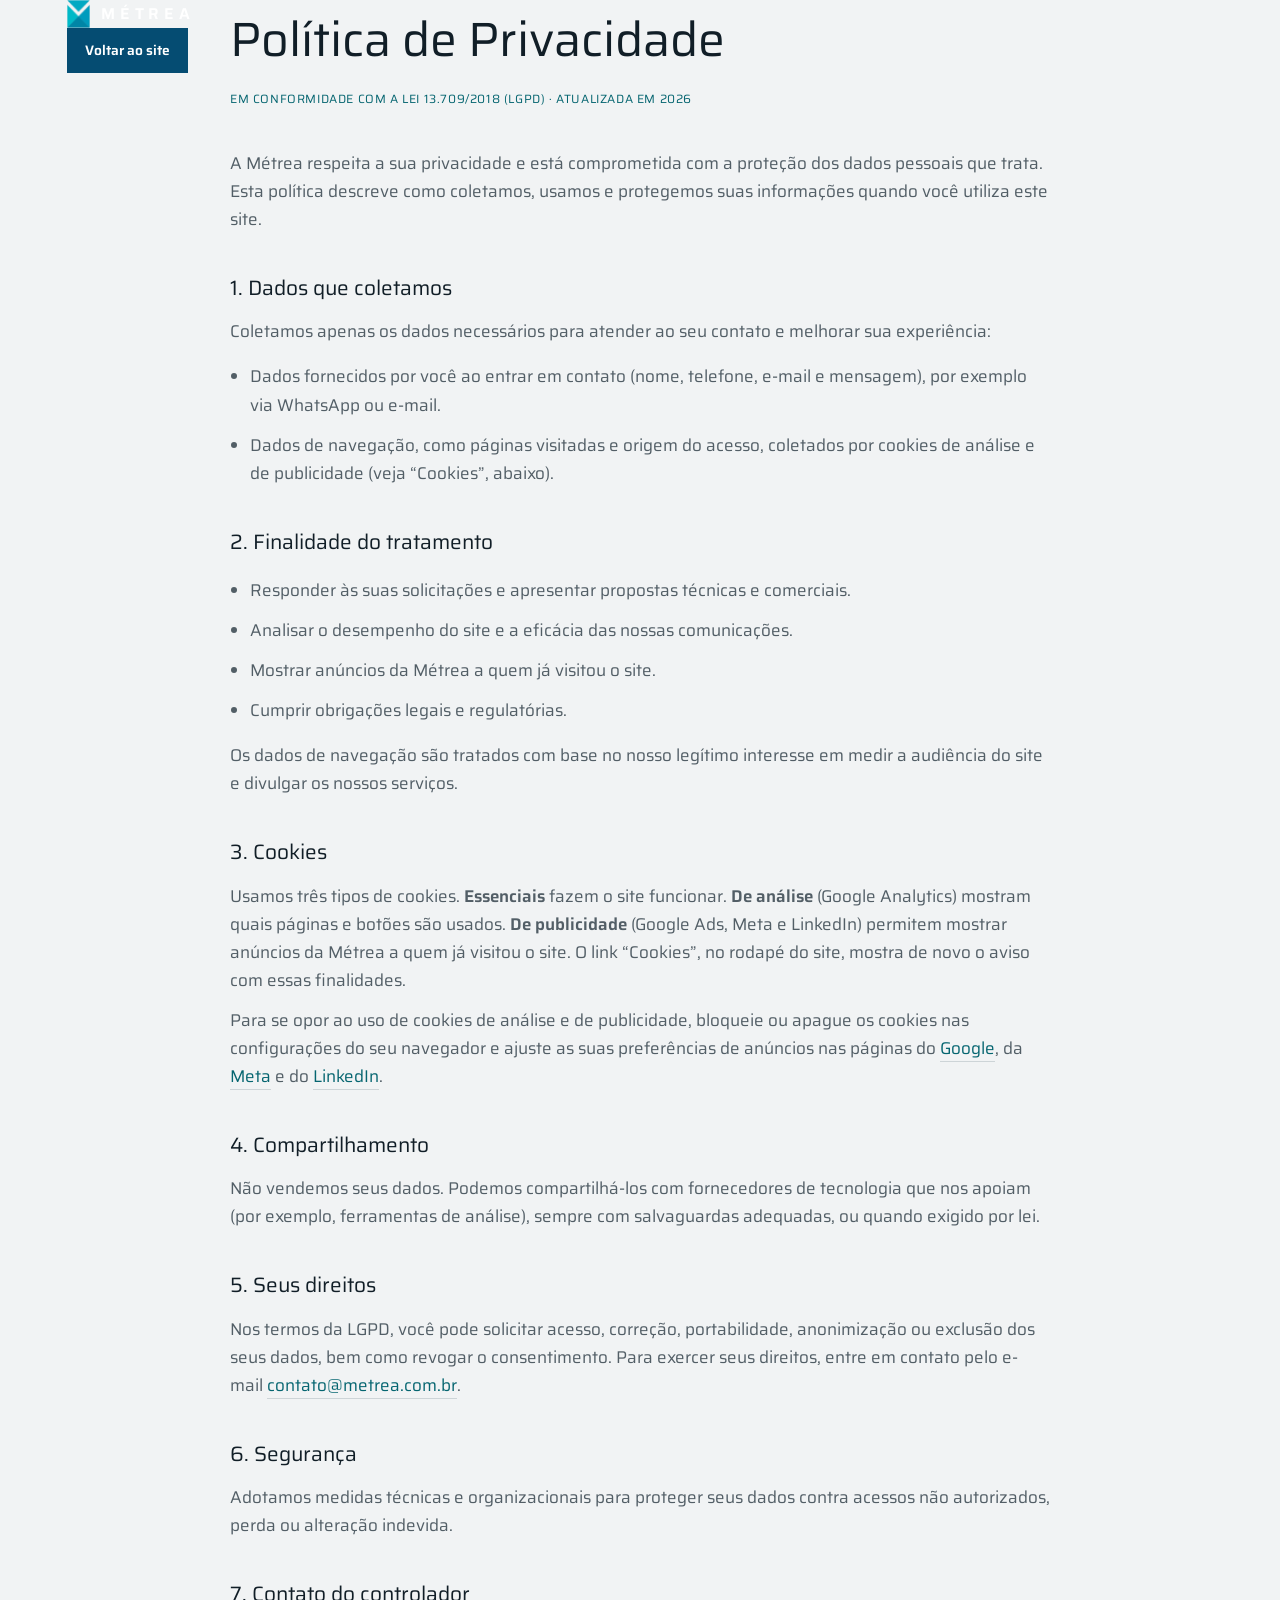
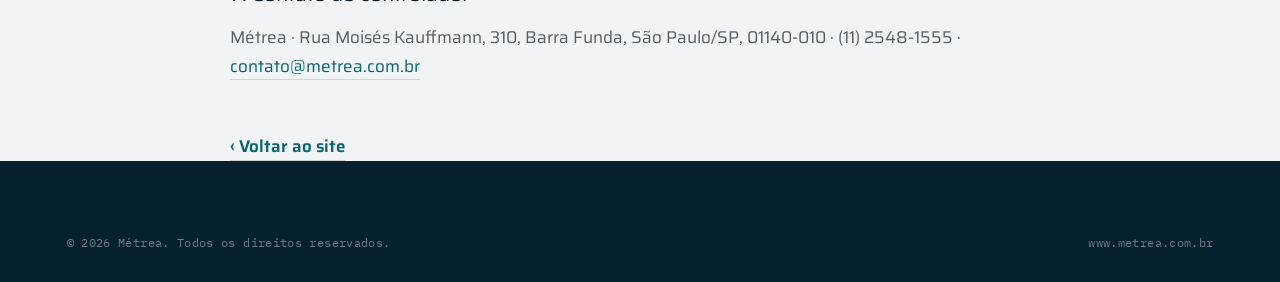
<file: deploy-vercel/politica-de-privacidade.html>
<!DOCTYPE html>
<html lang="pt-BR">
<head>
<meta charset="UTF-8">
<meta name="viewport" content="width=device-width, initial-scale=1">
<!-- Google Tag Manager -->
<script>(function(w,d,s,l,i){w[l]=w[l]||[];w[l].push({'gtm.start':new Date().getTime(),event:'gtm.js'});var f=d.getElementsByTagName(s)[0],j=d.createElement(s),dl=l!='dataLayer'?'&l='+l:'';j.async=true;j.src='https://www.googletagmanager.com/gtm.js?id='+i+dl;f.parentNode.insertBefore(j,f);})(window,document,'script','dataLayer','GTM-5B97KXDT');</script>
<!-- End Google Tag Manager -->
<title>Política de Privacidade | Métrea</title>
<meta name="description" content="Política de Privacidade da Métrea, em conformidade com a LGPD.">
<meta name="robots" content="index,follow">
<link rel="icon" type="image/png" href="assets/img/logo/metrea-icon.png">
<link rel="preconnect" href="https://fonts.googleapis.com">
<link rel="preconnect" href="https://fonts.gstatic.com" crossorigin>
<link href="https://fonts.googleapis.com/css2?family=Figtree:wght@400;500;600;700&family=Saira:wght@300;400;500;700&family=IBM+Plex+Mono:wght@400;500&display=swap" rel="stylesheet">
<link rel="stylesheet" href="assets/css/style.css?v=2">
<style>
  .legal{max-width:820px;margin-inline:auto;padding:calc(var(--hd) + 60px) var(--gut) 90px}
  .legal h1{font-size:clamp(2rem,4vw,3rem);margin-bottom:10px}
  .legal .meta{font-family:var(--f-mono);font-size:12px;color:var(--cyan-ink);letter-spacing:.05em;margin-bottom:40px}
  .legal h2{font-size:1.3rem;margin:38px 0 12px}
  .legal p,.legal li{color:var(--ink-2);margin-bottom:12px}
  .legal ul{padding-left:20px}
  .legal a{color:var(--cyan-ink);border-bottom:1px solid var(--line)}
  .back{display:inline-flex;align-items:center;gap:8px;font-family:var(--f-display);font-weight:600;color:var(--navy);margin-top:40px}
</style>
</head>
<body>
<!-- Google Tag Manager (noscript) -->
<noscript><iframe src="https://www.googletagmanager.com/ns.html?id=GTM-5B97KXDT" height="0" width="0" style="display:none;visibility:hidden"></iframe></noscript>
<!-- End Google Tag Manager (noscript) -->
<header class="hdr">
  <div class="wrap">
    <a class="brand" href="index.html#top" aria-label="Métrea, início">
      <img src="assets/img/logo/metrea-icon.png" alt="" width="30" height="36">
      <span class="wm">MÉTREA</span>
    </a>
    <a class="btn cta-sm" href="index.html" style="padding:11px 18px;font-size:.86rem">Voltar ao site</a>
  </div>
</header>

<main class="legal">
  <h1>Política de Privacidade</h1>
  <div class="meta">EM CONFORMIDADE COM A LEI 13.709/2018 (LGPD) · ATUALIZADA EM 2026</div>

  <p>A Métrea respeita a sua privacidade e está comprometida com a proteção dos dados pessoais que trata. Esta política descreve como coletamos, usamos e protegemos suas informações quando você utiliza este site.</p>

  <h2>1. Dados que coletamos</h2>
  <p>Coletamos apenas os dados necessários para atender ao seu contato e melhorar sua experiência:</p>
  <ul>
    <li>Dados fornecidos por você ao entrar em contato (nome, telefone, e-mail e mensagem), por exemplo via WhatsApp ou e-mail.</li>
    <li>Dados de navegação, como páginas visitadas e origem do acesso, coletados por cookies de análise e de publicidade (veja “Cookies”, abaixo).</li>
  </ul>

  <h2>2. Finalidade do tratamento</h2>
  <ul>
    <li>Responder às suas solicitações e apresentar propostas técnicas e comerciais.</li>
    <li>Analisar o desempenho do site e a eficácia das nossas comunicações.</li>
    <li>Mostrar anúncios da Métrea a quem já visitou o site.</li>
    <li>Cumprir obrigações legais e regulatórias.</li>
  </ul>
  <p>Os dados de navegação são tratados com base no nosso legítimo interesse em medir a audiência do site e divulgar os nossos serviços.</p>

  <h2>3. Cookies</h2>
  <p>Usamos três tipos de cookies. <strong>Essenciais</strong> fazem o site funcionar. <strong>De análise</strong> (Google Analytics) mostram quais páginas e botões são usados. <strong>De publicidade</strong> (Google Ads, Meta e LinkedIn) permitem mostrar anúncios da Métrea a quem já visitou o site. O link “Cookies”, no rodapé do site, mostra de novo o aviso com essas finalidades.</p>
  <p>Para se opor ao uso de cookies de análise e de publicidade, bloqueie ou apague os cookies nas configurações do seu navegador e ajuste as suas preferências de anúncios nas páginas do <a href="https://adssettings.google.com" target="_blank" rel="noopener">Google</a>, da <a href="https://www.facebook.com/adpreferences" target="_blank" rel="noopener">Meta</a> e do <a href="https://www.linkedin.com/psettings/advertising" target="_blank" rel="noopener">LinkedIn</a>.</p>

  <h2>4. Compartilhamento</h2>
  <p>Não vendemos seus dados. Podemos compartilhá-los com fornecedores de tecnologia que nos apoiam (por exemplo, ferramentas de análise), sempre com salvaguardas adequadas, ou quando exigido por lei.</p>

  <h2>5. Seus direitos</h2>
  <p>Nos termos da LGPD, você pode solicitar acesso, correção, portabilidade, anonimização ou exclusão dos seus dados, bem como revogar o consentimento. Para exercer seus direitos, entre em contato pelo e-mail <a href="mailto:contato@metrea.com.br">contato@metrea.com.br</a>.</p>

  <h2>6. Segurança</h2>
  <p>Adotamos medidas técnicas e organizacionais para proteger seus dados contra acessos não autorizados, perda ou alteração indevida.</p>

  <h2>7. Contato do controlador</h2>
  <p>Métrea · Rua Moisés Kauffmann, 310, Barra Funda, São Paulo/SP, 01140-010 · (11) 2548-1555 · <a href="mailto:contato@metrea.com.br">contato@metrea.com.br</a></p>

  <a class="back" href="index.html">‹ Voltar ao site</a>
</main>

<footer class="footer">
  <div class="wrap">
    <div class="bottom" style="border:0;padding-top:0">
      <span>© <span id="yr">2026</span> Métrea. Todos os direitos reservados.</span>
      <span>www.metrea.com.br</span>
    </div>
  </div>
</footer>
<script>document.getElementById('yr').textContent=new Date().getFullYear();</script>
</body>
</html>
</file>
<file: deploy-vercel/assets/css/style.css>
/* ==========================================================================
   MÉTREA — sistema editorial de arquitetura + evidência técnica
   Base clara (concreto), tipografia editorial, fotografia protagonista,
   cor real da marca (ciano #00BAC8 / navy #054C72) como acento.
   ========================================================================== */

/* Fontes da marca (Conto Medium + DIN). Coloque os .woff2 em assets/fonts/ e
   descomente para self-host; sem eles, o site usa Figtree/Saira como fallback.
@font-face{font-family:"Conto";src:url("../fonts/conto-medium.woff2") format("woff2");font-weight:500;font-display:swap}
@font-face{font-family:"DIN";src:url("../fonts/din-light.woff2") format("woff2");font-weight:300;font-display:swap}
@font-face{font-family:"DIN";src:url("../fonts/din-regular.woff2") format("woff2");font-weight:400;font-display:swap}
@font-face{font-family:"DIN";src:url("../fonts/din-bold.woff2") format("woff2");font-weight:700;font-display:swap}
*/
:root{
  --cyan:#00BAC8; --cyan-2:#009ABC; --cyan-ink:#056570;   /* ciano legível como texto (AA 5:1) */
  --navy:#054C72; --navy-900:#082B3D; --navy-950:#05202E;
  --ink:#111E27;            /* texto principal sobre claro */
  --ink-2:#525E66;          /* secundário (AA sobre claro) */
  --ink-3:#8A939A;          /* terciário/rótulos discretos */
  --paper:#F1F3F4;          /* base concreto */
  --paper-2:#E5E9EA;        /* painel um tom abaixo */
  --white:#FBFCFC;          /* spreads claros */
  --line:#CDD4D7;           /* filete sobre claro */
  --line-2:#DBE0E2;
  --line-d:rgba(255,255,255,.18);
  --line-d2:rgba(255,255,255,.10);
  --paper-d:#C7D2D8;        /* texto claro secundário sobre navy */

  --serif:"Conto","Figtree",system-ui,-apple-system,sans-serif;   /* títulos (Conto Medium; fallback Figtree) */
  --sans:"DIN","Saira",system-ui,-apple-system,sans-serif;        /* corpo (DIN Light/Regular/Bold; fallback Saira) */
  --mono:"IBM Plex Mono",ui-monospace,monospace;

  --wrap:1280px; --measure:66ch;
  --gut:clamp(20px,5.2vw,72px);
  --e:cubic-bezier(.22,.61,.31,1);
  --e2:cubic-bezier(.4,0,.2,1);
}

*,*::before,*::after{box-sizing:border-box}
html{-webkit-text-size-adjust:100%}
html,body{overflow-x:clip}
body{margin:0;background:var(--paper);color:var(--ink);
  font-family:var(--sans);font-size:17px;line-height:1.65;font-weight:400;
  -webkit-font-smoothing:antialiased;text-rendering:optimizeLegibility}
img{max-width:100%;display:block}
figure{margin:0}
a{color:inherit;text-decoration:none}
button{font:inherit;color:inherit;cursor:pointer;border:0;background:none}
h1,h2,h3{margin:0;font-weight:400}
p{margin:0}
::selection{background:var(--navy);color:#fff}

/* ---------- type ---------- */
.serif{font-family:var(--serif)}
.mono{font-family:var(--mono)}
/* hierarquia de peso: 700 (hero) > 600 (títulos de seção) > 500 (nomes/itens) > 400 (corpo) */
.display{font-family:var(--serif);font-weight:600;line-height:1.04;letter-spacing:-.02em;text-transform:lowercase}
.h1{font-size:clamp(2.7rem,5.8vw,5.3rem);font-weight:700;letter-spacing:-.03em}
.h2{font-size:clamp(2.2rem,4.6vw,3.9rem);line-height:1.03;font-weight:600}
.h3{font-size:clamp(1.5rem,2.6vw,2.15rem);line-height:1.06;font-weight:500}
b,strong{font-weight:600}
/* tier 500 (medium): nomes de item, statement editorial, nav */
.pstep h3,.irow h3,.px__name,.lead-xl{font-weight:500}
.nav a{font-weight:500}
/* números fortes (600) */
.hero__stats .st .n,.stats .s .n{font-weight:600}
.kicker{font-family:var(--mono);font-size:11.5px;letter-spacing:.22em;text-transform:uppercase;
  color:var(--cyan-ink);font-weight:500}
.dark .kicker{color:var(--cyan)}
.lead{font-size:clamp(1.1rem,1.5vw,1.32rem);line-height:1.55;color:var(--ink-2);max-width:60ch}
.dark .lead{color:var(--paper-d)}
em,.it{font-style:italic}
.ink2{color:var(--ink-2)} .cyan{color:var(--cyan-ink)}

/* ---------- layout ---------- */
.wrap{width:100%;max-width:var(--wrap);margin-inline:auto;padding-inline:var(--gut)}
.sec{padding-block:clamp(72px,11vh,150px);position:relative}
.sec.tight{padding-block:clamp(56px,8vh,104px)}
.dark{background:var(--navy-900);color:var(--white)}
.dark h1,.dark h2,.dark h3{color:#fff}
.panel{background:var(--paper-2)}
.hr{height:1px;background:var(--line);border:0;margin:0}
.rule{display:inline-block;width:56px;height:2px;background:var(--cyan);vertical-align:middle}

/* section label row (número + título de seção) — editorial, sem HUD */
.slabel{display:flex;align-items:baseline;gap:16px;margin-bottom:clamp(26px,4vw,48px)}
.slabel .no{font-family:var(--mono);font-size:12px;letter-spacing:.15em;color:var(--ink-3)}
.slabel .kicker{padding-bottom:1px}
.dark .slabel .no{color:var(--paper-d)}

/* ==========================================================================
   HEADER
   ========================================================================== */
.hdr{position:fixed;inset:0 0 auto 0;z-index:80;transition:transform .5s var(--e2),background .4s var(--e2),border-color .4s}
.hdr .row{display:flex;align-items:center;justify-content:space-between;gap:24px;height:70px}
.hdr{background:rgba(241,243,244,0);border-bottom:1px solid transparent}
.hdr[data-solid="true"]{background:rgba(241,243,244,.9);backdrop-filter:blur(12px);border-bottom-color:var(--line-2)}
.hdr[data-hidden="true"]{transform:translateY(-100%)}
.brand{display:flex;align-items:center;gap:11px}
.brand img{height:28px;width:auto}
.brand .wm{font-family:var(--sans);font-weight:600;letter-spacing:.3em;font-size:.98rem;color:var(--ink)}
.nav{display:flex;align-items:center;gap:28px}
.nav a{font-size:.9rem;color:var(--ink-2);padding:6px 0;position:relative;transition:color .3s}
.nav a .ln{position:absolute;left:0;right:100%;bottom:0;height:1.5px;background:var(--cyan);transition:right .35s var(--e)}
.nav a:hover{color:var(--ink)} .nav a:hover .ln,.nav a.active .ln{right:0}
.nav a.active{color:var(--ink)}
.hdr .talk{font-family:var(--sans);font-weight:600;font-size:.88rem;display:inline-flex;align-items:center;gap:9px;color:var(--ink)}
.hdr .talk .dot{width:7px;height:7px;border-radius:50%;background:var(--cyan)}
.burger{display:none;flex-direction:column;gap:5px;padding:8px;margin-right:-8px}
.burger span{width:24px;height:1.6px;background:var(--ink);transition:.3s var(--e2)}

/* header transparente sobre o hero escuro → texto claro; sólido → texto escuro */
.hdr:not([data-solid="true"]) .brand .wm{color:#fff}
.hdr:not([data-solid="true"]) .nav a{color:rgba(255,255,255,.82)}
.hdr:not([data-solid="true"]) .nav a:hover,.hdr:not([data-solid="true"]) .nav a.active{color:#fff}
.hdr:not([data-solid="true"]) .talk{color:#fff}
.hdr:not([data-solid="true"]) .burger span{background:#fff}

.progress{position:fixed;top:0;left:0;height:2px;width:0;z-index:81;background:var(--cyan)}

/* ==========================================================================
   HERO — full-bleed (imagem cheia + texto sobreposto), entrada elegante
   ========================================================================== */
.hero{position:relative;min-height:100svh;display:flex;align-items:flex-end;overflow:hidden;background:var(--navy-950)}
.hero__media{position:absolute;inset:-7% 0;z-index:0;overflow:hidden;will-change:transform}
.hero__media img{width:100%;height:100%;object-fit:cover;object-position:center}
@media (prefers-reduced-motion:no-preference){
  html[data-motion] .hero__media img{transform:scale(1.09);opacity:0;transition:transform 2s var(--e),opacity 1.4s var(--e)}
  html[data-motion] .hero.ready .hero__media img{transform:scale(1);opacity:1}
}
.hero__scrim{position:absolute;inset:0;z-index:1;background:
  linear-gradient(90deg,rgba(5,26,38,.9) 0%,rgba(5,26,38,.62) 34%,rgba(5,26,38,.18) 62%,rgba(5,26,38,.28) 100%),
  linear-gradient(0deg,rgba(5,26,38,.86) 0%,rgba(5,26,38,.12) 44%)}
.hero__inner{position:relative;z-index:2;width:100%;max-width:var(--wrap);margin-inline:auto;
  padding:0 var(--gut) clamp(52px,10vh,108px)}
.hero .kicker{color:var(--cyan);margin-bottom:22px;display:block}
.hero h1{color:#fff;max-width:20ch;font-weight:600}
.hero h1 em{color:var(--cyan)}
.hero__sub{margin-top:24px;max-width:46ch;font-size:clamp(1.06rem,1.4vw,1.28rem);color:#D6E2E7;line-height:1.55}
.hero__cta{margin-top:32px;display:flex;gap:24px;align-items:center;flex-wrap:wrap}
.hero__cta .tlink{color:#fff}
/* hero stat strip (sobre a imagem) */
.hero__stats{margin-top:clamp(30px,5vh,52px);display:flex;flex-wrap:wrap;gap:clamp(22px,4vw,60px);
  padding-top:24px;border-top:1px solid rgba(255,255,255,.22)}
.hero__stats .st .n{font-family:var(--serif);font-size:clamp(1.9rem,3vw,2.7rem);line-height:1;color:#fff;letter-spacing:-.02em}
.hero__stats .st .n b{color:var(--cyan);font-weight:400}
.hero__stats .st .l{margin-top:7px;font-size:.82rem;color:#B9C7CE;letter-spacing:.01em}

/* entrada do texto do hero (no load, com stagger) */
@media (prefers-reduced-motion:no-preference){
  html[data-motion] [data-hrev]{opacity:0;transform:translateY(28px);transition:opacity 1s var(--e),transform 1.1s var(--e)}
  html[data-motion] .hero.ready [data-hrev]{opacity:1;transform:none}
  .hero__inner [data-hrev]:nth-child(1){transition-delay:.35s}
  .hero__inner [data-hrev]:nth-child(2){transition-delay:.46s}
  .hero__inner [data-hrev]:nth-child(3){transition-delay:.60s}
  .hero__inner [data-hrev]:nth-child(4){transition-delay:.72s}
  .hero__inner [data-hrev]:nth-child(5){transition-delay:.84s}
  html[data-motion] .hero__cue{opacity:0;transition:opacity 1s var(--e) 1.2s}
  html[data-motion] .hero.ready .hero__cue{opacity:1}
}

/* ==========================================================================
   FULL-WIDTH IMAGE BAND — parallax + máscara de revelação + citação
   ========================================================================== */
.fullband{position:relative;height:clamp(60vh,76vh,88vh);overflow:hidden;background:var(--navy-950)}
.fullband__media{position:absolute;inset:-12% 0;height:124%;will-change:transform}
.fullband__media img{width:100%;height:100%;object-fit:cover}
.fullband__scrim{position:absolute;inset:0;background:linear-gradient(0deg,rgba(5,26,38,.78) 0%,rgba(5,26,38,.2) 50%,rgba(5,26,38,.42) 100%)}
.fullband__inner{position:absolute;inset:auto 0 0 0;z-index:2;max-width:var(--wrap);margin-inline:auto;
  padding:0 var(--gut) clamp(40px,7vh,80px)}
.fullband .kicker{color:var(--cyan);display:block;margin-bottom:16px}
.fullband .q{font-family:var(--serif);font-size:clamp(1.7rem,3.4vw,3rem);line-height:1.12;color:#fff;
  letter-spacing:-.01em;max-width:20ch}
.fullband .q em{color:var(--cyan);font-style:italic}
/* cortina de revelação (clip) da banda inteira — só com motion permitido */
@media (prefers-reduced-motion:no-preference){
  html[data-motion] .fullband[data-band]{clip-path:inset(0 0 100% 0);transition:clip-path 1.3s var(--e)}
  html[data-motion] .fullband[data-band].in{clip-path:inset(0 0 0 0)}
}

/* ---------- buttons / links ---------- */
.btn{display:inline-flex;align-items:center;gap:11px;padding:14px 24px;
  font-family:var(--sans);font-weight:600;font-size:.95rem;background:var(--navy);color:#fff;
  transition:background .4s var(--e2),transform .12s}
.btn:hover{background:#0a5c88}
.btn:active{transform:scale(.985)}
.btn.cyan{background:var(--cyan);color:var(--navy-950)}
.btn.cyan:hover{background:#16cad8}
.btn svg{width:16px;height:16px;transition:transform .4s var(--e)}
.btn:hover svg{transform:translateX(4px)}
.tlink{display:inline-flex;align-items:center;gap:9px;font-weight:600;color:var(--ink);position:relative}
.tlink .u{position:absolute;left:0;right:0;bottom:-3px;height:1.5px;background:var(--cyan);transform:scaleX(1);transform-origin:left}
.tlink svg{width:15px;height:15px;transition:transform .4s var(--e)}
.tlink:hover svg{transform:translateX(4px)}
.dark .tlink{color:#fff}

/* ==========================================================================
   MANIFESTO / QUEM SOMOS — editorial
   ========================================================================== */
.manifesto .lead-xl{font-family:var(--serif);font-size:clamp(1.5rem,3vw,2.4rem);line-height:1.28;
  letter-spacing:-.01em;color:var(--ink);max-width:24ch}
.manifesto .lead-xl em{color:var(--cyan-ink)}
.editorial{display:grid;grid-template-columns:1fr 1fr;gap:clamp(28px,5vw,72px);margin-top:clamp(34px,5vw,60px)}
.editorial p{color:var(--ink-2);max-width:52ch}
.editorial p+p{margin-top:16px}
/* timeline inline */
.years{margin-top:clamp(30px,5vw,52px);display:grid;grid-template-columns:repeat(3,1fr);gap:0;border-top:1px solid var(--line)}
.years .y{padding:24px 24px 24px 0;border-right:1px solid var(--line)}
.years .y:last-child{border-right:0}
.years .y .yr{font-family:var(--serif);font-size:1.7rem;color:var(--navy);letter-spacing:-.01em}
.years .y p{margin-top:10px;font-size:.93rem;color:var(--ink-2)}
.years .y b{color:var(--ink);font-weight:600}

/* ==========================================================================
   SOLUÇÕES — spreads editoriais alternados (foto + texto + amostra)
   ========================================================================== */
.spread{display:grid;grid-template-columns:1.08fr .92fr;gap:clamp(28px,5vw,76px);align-items:center}
.spread+.spread{margin-top:clamp(48px,8vh,110px)}
.spread.rev .fig{order:2}
.spread .fig{position:relative;aspect-ratio:5/4;overflow:hidden;background:var(--navy-950)}
.spread .fig img{width:100%;height:100%;object-fit:cover;transition:transform 1.2s var(--e)}
.spread:hover .fig img{transform:scale(1.04)}
.spread .no{font-family:var(--mono);font-size:12px;letter-spacing:.15em;color:var(--cyan-ink)}
.spread h3{margin:16px 0 14px;color:var(--ink)}
.spread p{color:var(--ink-2);max-width:46ch}
.spread .specs{margin-top:22px;display:flex;flex-wrap:wrap;gap:8px}
.chip{font-family:var(--mono);font-size:11px;letter-spacing:.04em;color:var(--ink-2);
  border:1px solid var(--line);padding:6px 11px;border-radius:2px;background:var(--white)}
.dark .chip{color:var(--paper-d);border-color:var(--line-d);background:transparent}

/* ==========================================================================
   PRODUTOS — explorador interativo (stage crossfade + lista serif)
   ========================================================================== */
.px{display:grid;grid-template-columns:1.02fr .98fr;gap:clamp(26px,4.5vw,60px);align-items:stretch}
.px__stage{position:relative;overflow:hidden;background:var(--navy-950);aspect-ratio:4/5;min-height:340px}
.px__imgs{position:absolute;inset:0}
.px__img{position:absolute;inset:0;opacity:0;transform:scale(1.05);
  transition:opacity 1s var(--e),transform 1.4s var(--e);pointer-events:none}
.px__img.is-active{opacity:1;transform:scale(1)}
.px__img img{width:100%;height:100%;object-fit:cover}
.px__stage::after{content:"";position:absolute;inset:0;background:linear-gradient(0deg,rgba(5,26,38,.72),transparent 46%);pointer-events:none}
.px__count{position:absolute;top:18px;left:18px;z-index:2;font-family:var(--mono);font-size:12px;letter-spacing:.12em;color:#fff}
.px__count i{color:rgba(255,255,255,.6);font-style:normal}
.px__chips{position:absolute;left:18px;right:18px;bottom:16px;z-index:2;font-family:var(--mono);
  font-size:11px;letter-spacing:.04em;color:#dceaee;opacity:0;transform:translateY(6px);transition:opacity .5s var(--e),transform .5s var(--e)}
.px__chips.show{opacity:1;transform:none}

.px__list{display:flex;flex-direction:column;justify-content:center;border-top:1px solid var(--line)}
.px__item{display:grid;grid-template-columns:auto 1fr auto;gap:18px;align-items:start;text-align:left;
  padding:clamp(16px,2.2vw,24px) 0;border-bottom:1px solid var(--line);cursor:pointer;width:100%;
  transition:padding-left .45s var(--e)}
.px__item:hover,.px__item:focus-visible{padding-left:12px;outline:none}
.px__no{font-family:var(--mono);font-size:12px;letter-spacing:.1em;color:var(--ink-3);padding-top:8px;transition:color .3s}
.px__item.is-active .px__no{color:var(--cyan-ink)}
.px__name{display:block;font-size:clamp(1.4rem,2.2vw,2rem);color:var(--ink);letter-spacing:-.01em;line-height:1.05;transition:color .3s}
.px__item.is-active .px__name{color:var(--cyan-ink)}
.px__desc{display:block;overflow:hidden;max-height:0;opacity:0;color:var(--ink-2);font-size:.95rem;line-height:1.5;
  transition:max-height .55s var(--e),opacity .5s var(--e),margin .55s var(--e)}
.px__item.is-active .px__desc{max-height:9em;opacity:1;margin-top:10px}
.px__ar{align-self:center;color:var(--ink-3);transition:transform .4s var(--e),color .3s;transform:translateX(-4px);opacity:0}
.px__item.is-active .px__ar{opacity:1;transform:none;color:var(--cyan-ink)}
@media (prefers-reduced-motion:reduce){.px__img{transition:opacity .01s;transform:none}.px__img.is-active{transform:none}}
@media (max-width:860px){
  .px{grid-template-columns:1fr;gap:0}
  .px__stage{aspect-ratio:16/11;order:-1;margin-bottom:22px}
  .px__list{border-top:0}
  .px__desc{max-height:9em;opacity:1;margin-top:10px}       /* mobile: sempre visível */
  .px__item{grid-template-columns:auto 1fr;}
  .px__ar{display:none}
}

/* ==========================================================================
   DIFERENCIAIS — grade editorial de 4 colunas
   ========================================================================== */
.difs{display:grid;grid-template-columns:repeat(4,1fr);gap:0;border-top:1px solid var(--line)}
.difs .d{padding:28px 28px 8px 0;border-right:1px solid var(--line)}
.difs .d:last-child{border-right:0;padding-right:0}
.difs .d h3{font-family:var(--serif);font-size:1.32rem;color:var(--ink);margin-bottom:12px;letter-spacing:-.01em;line-height:1.1}
.difs .d p{font-size:.94rem;color:var(--ink-2)}
@media (max-width:860px){.difs{grid-template-columns:1fr 1fr}.difs .d{border-bottom:1px solid var(--line);padding-right:24px}.difs .d:nth-child(2n){border-right:0;padding-right:0}}
@media (max-width:520px){.difs{grid-template-columns:1fr}.difs .d{border-right:0;padding-right:0}}

/* ==========================================================================
   MATERIALIDADE — amostras de acabamento + specs técnicas (dark spread)
   ========================================================================== */
/* textura sutil de fachada (grade de janelas recolorida da marca — _patterns/Frame 62) */
.secgrid{position:absolute;inset:0;z-index:0;pointer-events:none;
  background:url("../img/patterns/facade-grid.svg") repeat;background-size:481px 270px;
  opacity:.10;mix-blend-mode:screen;mask-image:linear-gradient(90deg,#000 0%,#000 42%,transparent 78%)}
#materiais .wrap{position:relative;z-index:1}
.matgrid{display:grid;grid-template-columns:1fr 1fr;gap:clamp(28px,5vw,72px);align-items:center}
.swatches{display:grid;grid-template-columns:repeat(2,1fr);gap:14px}
.sw{position:relative;aspect-ratio:1/1;overflow:hidden;background:var(--navy-950)}
.sw img{width:100%;height:100%;object-fit:cover;transition:transform 1s var(--e)}
.sw:hover img{transform:scale(1.06)}
.sw span{position:absolute;left:0;bottom:0;right:0;padding:12px 14px;font-family:var(--mono);font-size:11px;
  letter-spacing:.06em;color:#eaf3f5;background:linear-gradient(0deg,rgba(5,32,46,.9),transparent)}
.speclist{list-style:none;margin:22px 0 0;padding:0;border-top:1px solid var(--line-d)}
.speclist li{display:grid;grid-template-columns:1fr auto;gap:14px;padding:13px 0;border-bottom:1px solid var(--line-d);align-items:baseline}
.speclist li .k{color:var(--paper-d);font-size:.92rem}
.speclist li .v{font-family:var(--mono);font-size:12px;color:var(--cyan);letter-spacing:.04em}

/* ==========================================================================
   FACHADA TÉCNICA — desenho de linha do efeito chaminé (editorial, não HUD)
   ========================================================================== */
.tech-split{display:grid;grid-template-columns:.9fr 1.1fr;gap:clamp(30px,5vw,76px);align-items:center}
.draw-fig{position:relative;aspect-ratio:1/1;background:var(--paper-2);border:1px solid var(--line);
  box-shadow:inset 0 0 0 1px rgba(255,255,255,.5)}
.dark .draw-fig{background:rgba(255,255,255,.03);border-color:var(--line-d);box-shadow:none}
.draw-fig svg{position:absolute;inset:0;width:100%;height:100%}
.benef{list-style:none;margin:24px 0 0;padding:0}
.benef li{display:grid;grid-template-columns:auto 1fr;gap:16px;padding:15px 0;border-top:1px solid var(--line)}
.benef li:last-child{border-bottom:1px solid var(--line)}
.dark .benef li{border-color:var(--line-d)}
.benef .bi{font-family:var(--serif);font-size:1.35rem;color:var(--cyan-ink);line-height:1;min-width:56px}
.dark .benef .bi{color:var(--cyan)}
.benef .bt{color:var(--ink-2)} .dark .benef .bt{color:var(--paper-d)}
.benef .bt b{color:var(--ink);font-weight:600} .dark .benef .bt b{color:#fff}

/* ==========================================================================
   TECNOLOGIA — nuvem de pontos como imagem editorial grande
   ========================================================================== */
.scan-wide{position:relative;margin-top:clamp(30px,5vw,54px);aspect-ratio:21/9;overflow:hidden;background:#04141c}
.scan-wide img{width:100%;height:100%;object-fit:cover}
.scan-wide .tag{position:absolute;left:0;bottom:0;padding:14px 18px;font-family:var(--mono);font-size:11px;
  letter-spacing:.05em;color:#dff;background:linear-gradient(0deg,rgba(4,20,28,.8),transparent)}
.tech-cols{display:grid;grid-template-columns:repeat(4,1fr);gap:clamp(16px,2.4vw,34px);margin-top:clamp(28px,4vw,48px)}
.tech-cols .tc .n{font-family:var(--mono);font-size:12px;color:var(--cyan-ink);letter-spacing:.06em}
.tech-cols .tc h3.tch{font-family:var(--sans);font-weight:600;font-size:1.05rem;margin:12px 0 8px;color:var(--ink)}
.tech-cols .tc p{font-size:.92rem;color:var(--ink-2)}

/* ==========================================================================
   PROCESSO — sequência tipográfica numerada (editorial, sem cards)
   ========================================================================== */
.proc{border-top:1px solid var(--line)}
.pstep{display:grid;grid-template-columns:88px 1fr auto;gap:clamp(16px,3vw,40px);align-items:baseline;
  padding:clamp(18px,2.2vw,26px) 0;border-bottom:1px solid var(--line);transition:padding-left .4s var(--e)}
.pstep:hover{padding-left:10px}
.pstep .pn{font-family:var(--mono);font-size:13px;color:var(--cyan-ink);letter-spacing:.1em}
.pstep h3{font-family:var(--serif);font-size:clamp(1.35rem,2.2vw,1.9rem);color:var(--ink);letter-spacing:-.01em}
.pstep p{grid-column:2;color:var(--ink-2);max-width:64ch;margin-top:8px;font-size:.96rem}
.pstep .ar{color:var(--ink-3);font-size:1.1rem;align-self:center}

/* ==========================================================================
   OBRAS — índice tipográfico com preview no hover
   ========================================================================== */
.index{border-top:1px solid var(--line);position:relative}
.irow{display:grid;grid-template-columns:64px 1fr auto auto;gap:clamp(16px,3vw,36px);align-items:center;
  padding:clamp(18px,2.4vw,30px) 0;border-bottom:1px solid var(--line);cursor:pointer;
  transition:padding-left .45s var(--e),color .3s}
.irow:hover{padding-left:14px}
.irow .in{font-family:var(--mono);font-size:12px;color:var(--ink-3)}
.irow h3{font-family:var(--serif);font-size:clamp(1.5rem,3vw,2.5rem);color:var(--ink);letter-spacing:-.015em;
  transition:color .3s}
.irow:hover h3{color:var(--cyan-ink)}
.irow .loc{font-size:.9rem;color:var(--ink-2);font-family:var(--mono);letter-spacing:.03em}
.irow .ar{color:var(--ink-3);transition:transform .4s var(--e),color .3s}
.irow:hover .ar{transform:translateX(6px);color:var(--cyan-ink)}
/* floating preview (desktop) */
.ipreview{position:fixed;top:0;left:0;width:300px;height:360px;pointer-events:none;z-index:60;
  opacity:0;overflow:hidden;background:var(--navy-950);box-shadow:0 24px 60px rgba(8,30,42,.28);
  transform:translate(-50%,-50%) scale(.96);transition:opacity .4s var(--e),transform .4s var(--e)}
.ipreview.on{opacity:1;transform:translate(-50%,-50%) scale(1)}
.ipreview img{width:100%;height:100%;object-fit:cover}
.works-note{margin-top:26px;font-family:var(--mono);font-size:12.5px;color:var(--ink-2);letter-spacing:.02em}

/* ==========================================================================
   TRESPA / CTA / FOOTER
   ========================================================================== */
.trespa .grid{display:grid;grid-template-columns:.85fr 1.15fr;gap:clamp(28px,5vw,72px);align-items:center}
.trespa .badge{font-family:var(--mono);font-size:12px;letter-spacing:.08em;color:var(--cyan);
  border:1px solid var(--line-d);padding:8px 14px;display:inline-block;margin-bottom:18px}

/* CTA com a composição de facetas da marca (universo gráfico da logo, como no manual) */
.cta--facets{position:relative;overflow:hidden;background:var(--navy-900)}
.cta--facets .cta__facets{position:absolute;right:-7%;bottom:-16%;z-index:0;
  width:min(74vh,640px);height:min(74vh,640px);pointer-events:none;
  background:url("../img/patterns/brand-facets.svg") center/contain no-repeat;
  opacity:.9;filter:saturate(1.02)}
.cta .h2{max-width:18ch}
@media (max-width:860px){.cta--facets .cta__facets{width:min(50vh,360px);height:min(50vh,360px);right:-14%;bottom:-10%;opacity:.7}}

/* acento vazado (chevron/malha da marca, como as páginas divisórias do manual) */
.facet-accent{position:absolute;z-index:0;pointer-events:none;
  background:url("../img/patterns/brand-facets-line.svg") center/contain no-repeat}
#sobre{position:relative}
#sobre .facet-accent{top:6%;right:-52px;width:min(30vw,300px);aspect-ratio:1;opacity:.5}
#sobre .wrap{position:relative;z-index:1}
@media (max-width:860px){#sobre .facet-accent{width:150px;right:-40px;top:2%;opacity:.4}}
.cta .row{margin-top:32px;display:flex;gap:26px;align-items:center;flex-wrap:wrap}
.cta .contact{font-family:var(--mono);font-size:13px;color:var(--paper-d);letter-spacing:.03em;line-height:1.7}
.cta .contact a{color:#fff;border-bottom:1px solid var(--cyan)}

.footer{background:var(--navy-950);color:var(--paper-d);padding:clamp(52px,8vh,88px) 0 30px}
.footer .top{display:grid;grid-template-columns:1.5fr 1fr 1fr;gap:34px;padding-bottom:36px;border-bottom:1px solid var(--line-d2)}
.footer .brand img{height:34px;margin-bottom:16px}
.footer .tag{font-family:var(--mono);font-size:11px;letter-spacing:.14em;color:var(--cyan)}
.footer h4{font-family:var(--mono);font-size:11px;letter-spacing:.12em;text-transform:uppercase;color:var(--paper-d);margin:0 0 14px;font-weight:500}
.footer ul{list-style:none;margin:0;padding:0;display:grid;gap:9px}
.footer a:hover{color:#fff}
.footer .bottom{padding-top:22px;display:flex;justify-content:space-between;gap:16px;flex-wrap:wrap;
  font-family:var(--mono);font-size:12px;letter-spacing:.03em;color:rgba(255,255,255,.42)}
.footer .bottom a{border-bottom:1px solid var(--line-d)}

/* ==========================================================================
   LIGHTBOX
   ========================================================================== */
.lb{position:fixed;inset:0;z-index:120;background:rgba(5,26,36,.97);display:none;align-items:center;justify-content:center}
.lb.open{display:flex}
.lb img{max-width:92vw;max-height:82vh;object-fit:contain}
.lb__bar{position:absolute;top:20px;left:0;right:0;display:flex;justify-content:space-between;padding:0 26px;
  font-family:var(--mono);font-size:12px;color:#cfe;letter-spacing:.05em}
.lb__nav{position:absolute;top:50%;transform:translateY(-50%);width:52px;height:52px;display:grid;place-items:center;
  color:#fff;border:1px solid rgba(255,255,255,.28)}
.lb__nav.prev{left:18px}.lb__nav.next{right:18px}
.lb__nav:hover{background:var(--cyan);color:var(--navy-950);border-color:var(--cyan)}
.lb__x{position:absolute;top:14px;right:18px;width:44px;height:44px;display:grid;place-items:center;color:#fff;font-size:26px}

/* ==========================================================================
   COOKIE
   ========================================================================== */
.cookie{position:fixed;left:0;right:0;bottom:0;z-index:110;background:var(--navy-950);color:var(--paper-d);
  border-top:1px solid var(--line-d);transform:translateY(110%);transition:transform .6s var(--e)}
.cookie.show{transform:none}
.cookie .in{max-width:var(--wrap);margin-inline:auto;padding:16px var(--gut);display:flex;align-items:center;
  gap:22px;flex-wrap:wrap;justify-content:space-between}
.cookie p{font-size:.88rem;max-width:70ch}
.cookie a{color:var(--cyan);border-bottom:1px solid transparent}.cookie a:hover{border-color:var(--cyan)}
.cookie .acts{display:flex;gap:12px}
.cookie .acts .btn{padding:10px 18px;font-size:.85rem}
.cookie .ghost{background:transparent;box-shadow:inset 0 0 0 1px var(--line-d);color:#fff}
.cookie-fins{flex-basis:100%;list-style:none;margin:0;padding:12px 0 0;border-top:1px solid var(--line-d);display:grid;gap:6px;font-size:.88rem;color:var(--paper-d)}
.cookie-fins[hidden]{display:none}
.cookie-fins strong{color:#fff;font-weight:600}

/* ==========================================================================
   MOTION (gate html[data-motion]) — quieto, editorial; respeita reduced-motion
   ========================================================================== */
@media (prefers-reduced-motion:no-preference){
  html[data-motion] [data-rev]{opacity:0;transform:translateY(18px);transition:opacity 1s var(--e),transform 1s var(--e),clip-path 1.1s var(--e)}
  html[data-motion] [data-rev="fig"]{transform:none;clip-path:inset(0 0 100% 0)}
  html[data-motion] [data-rev="soft"]{transform:translateY(10px)}
  html[data-motion] [data-rev].in{opacity:1;transform:none;clip-path:inset(0 0 0 0)}
  .draw{stroke-dasharray:var(--len,1);stroke-dashoffset:var(--len,1);transition:stroke-dashoffset 1.5s var(--e)}
  .draw.in{stroke-dashoffset:0}
}

/* ==========================================================================
   RESPONSIVE
   ========================================================================== */
@media (max-width:1024px){
  .spread,.matgrid,.tech-split,.trespa .grid{grid-template-columns:1fr;gap:30px}
  .spread.rev .fig{order:0}
  .matgrid .swatches{order:2}
  .tech-cols{grid-template-columns:repeat(2,1fr)}
}
@media (max-width:860px){
  .nav,.hdr .talk{display:none}
  .burger{display:flex}
  .nav{position:fixed;top:0;right:0;height:100dvh;width:min(80vw,320px);z-index:95;flex-direction:column;
    align-items:flex-start;justify-content:center;gap:6px;background:var(--navy-950);padding:40px var(--gut);
    transform:translateX(100%);transition:transform .5s var(--e);display:flex}
  .nav.open{transform:none}
  .nav a{font-size:1.2rem;color:#fff;padding:12px 0;width:100%;border-bottom:1px solid var(--line-d2)}
  .nav a .ln{display:none}
  .hdr.menu-open .burger span:nth-child(1){transform:translateY(6.5px) rotate(45deg)}
  .hdr.menu-open .burger span:nth-child(2){opacity:0}
  .hdr.menu-open .burger span:nth-child(3){transform:translateY(-6.5px) rotate(-45deg)}
  .editorial{grid-template-columns:1fr;gap:20px}
  .years{grid-template-columns:1fr}
  .years .y{border-right:0;border-bottom:1px solid var(--line);padding-right:0}
  .irow{grid-template-columns:44px 1fr auto;gap:16px}
  .irow .loc{display:none}
  .pstep{grid-template-columns:56px 1fr;gap:16px}
  .pstep .ar{display:none}
  .pstep p{grid-column:2}
  .ipreview{display:none}
}
@media (max-width:560px){
  body{font-size:16px}
  .swatches{grid-template-columns:repeat(2,1fr)}
  .tech-cols{grid-template-columns:1fr 1fr}
  .footer .top{grid-template-columns:1fr;gap:26px}
  .hero__stats{gap:22px 32px}
  .scan-wide{aspect-ratio:4/3}
}
@media (max-width:400px){
  .hero__stats .st{min-width:100%}
  .swatches{grid-template-columns:1fr 1fr}
}
</file>
